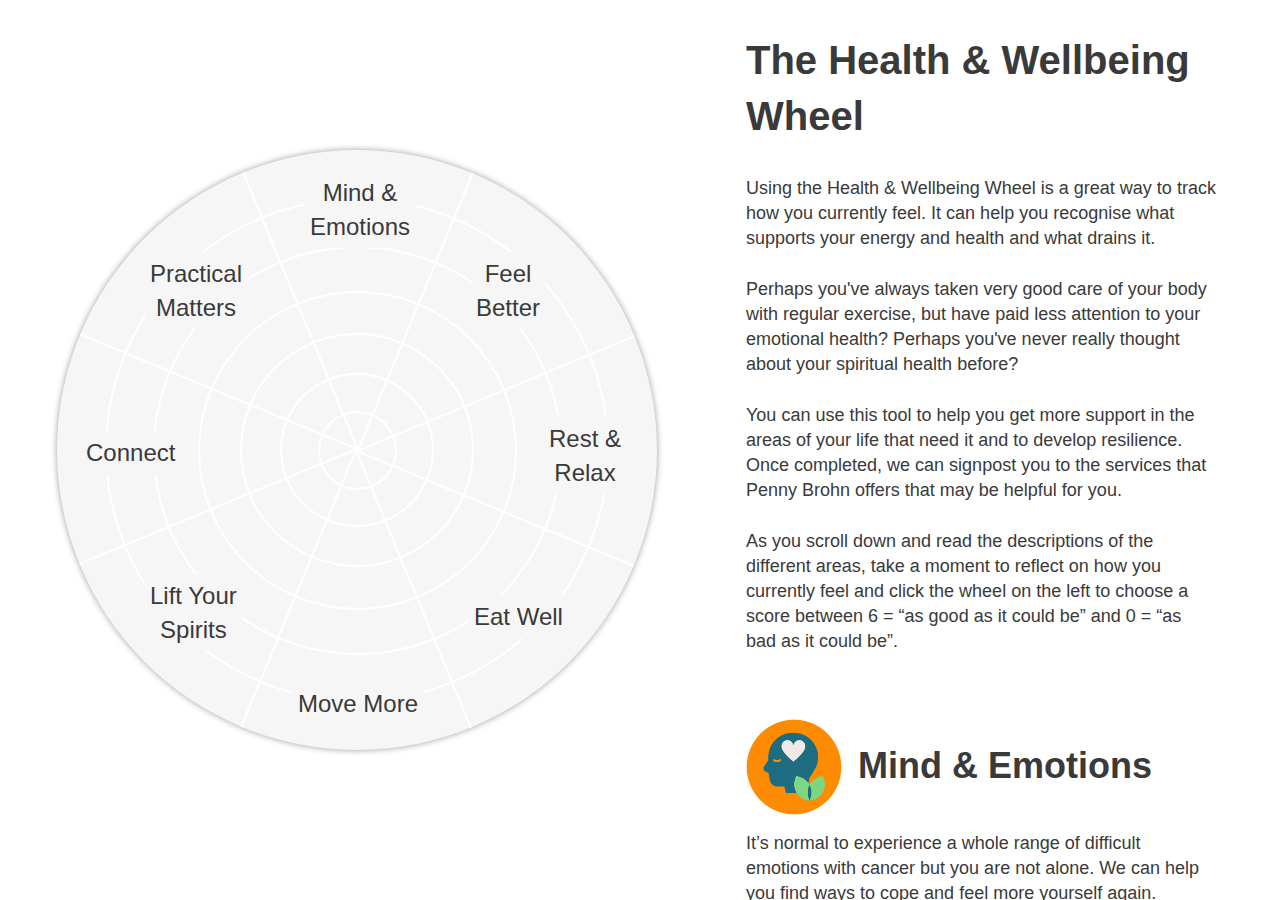
<file: index.html>
<!doctype html>
<html lang="en">
  <head>
    <meta charset="UTF-8" />
    <meta name="viewport" content="width=device-width, initial-scale=1.0" />
    <title>Wellness Wheel</title>
    <link rel="stylesheet" href="./styles/reset.css" />
    <link rel="stylesheet" href="./styles/styles.css" />
    <link rel="stylesheet" href="./styles/wheel.css" />
    <script defer src="./script.js"></script>
  </head>
  <body>
    <div class="circle-column">
      <div class="circle-container">
        <div class="overlay-names">
          <div class="name" id="name--rest-and-relax">Rest &<br />Relax</div>
          <div class="name" id="name--eat-well">Eat Well</div>
          <div class="name" id="name--move-more">Move More</div>
          <div class="name" id="name--lift-your-spirits">
            Lift Your<br />Spirits
          </div>
          <div class="name" id="name--connect">Connect</div>
          <div class="name" id="name--practical-matters">
            Practical<br />Matters
          </div>
          <div class="name" id="name--mind-and-emotions">
            Mind &<br />Emotions
          </div>
          <div class="name" id="name--feel-better">Feel<br />Better</div>
        </div>
        <div class="overlay-circle">
          <div class="overlay-segment"></div>
          <div class="overlay-segment"></div>
          <div class="overlay-segment"></div>
          <div class="overlay-segment"></div>
          <div class="overlay-segment"></div>
          <div class="overlay-segment"></div>
          <div class="overlay-segment"></div>
          <div class="overlay-segment"></div>
        </div>
        <div class="circle base"></div>
        <div title="6" class="circle six">
          <div class="segment rest-and-relax"></div>
          <div class="segment eat-well"></div>
          <div class="segment move-more"></div>
          <div class="segment lift-your-spirits"></div>
          <div class="segment connect"></div>
          <div class="segment practical-matters"></div>
          <div class="segment mind-and-emotions"></div>
          <div class="segment feel-better"></div>
        </div>
        <div title="5" class="circle five">
          <div class="segment rest-and-relax"></div>
          <div class="segment eat-well"></div>
          <div class="segment move-more"></div>
          <div class="segment lift-your-spirits"></div>
          <div class="segment connect"></div>
          <div class="segment practical-matters"></div>
          <div class="segment mind-and-emotions"></div>
          <div class="segment feel-better"></div>
        </div>
        <div title="4" class="circle four">
          <div class="segment rest-and-relax"></div>
          <div class="segment eat-well"></div>
          <div class="segment move-more"></div>
          <div class="segment lift-your-spirits"></div>
          <div class="segment connect"></div>
          <div class="segment practical-matters"></div>
          <div class="segment mind-and-emotions"></div>
          <div class="segment feel-better"></div>
        </div>
        <div title="3" class="circle three">
          <div class="segment rest-and-relax"></div>
          <div class="segment eat-well"></div>
          <div class="segment move-more"></div>
          <div class="segment lift-your-spirits"></div>
          <div class="segment connect"></div>
          <div class="segment practical-matters"></div>
          <div class="segment mind-and-emotions"></div>
          <div class="segment feel-better"></div>
        </div>
        <div title="2" class="circle two">
          <div class="segment rest-and-relax"></div>
          <div class="segment eat-well"></div>
          <div class="segment move-more"></div>
          <div class="segment lift-your-spirits"></div>
          <div class="segment connect"></div>
          <div class="segment practical-matters"></div>
          <div class="segment mind-and-emotions"></div>
          <div class="segment feel-better"></div>
        </div>
        <div title="1" class="circle one">
          <div class="segment rest-and-relax"></div>
          <div class="segment eat-well"></div>
          <div class="segment move-more"></div>
          <div class="segment lift-your-spirits"></div>
          <div class="segment connect"></div>
          <div class="segment practical-matters"></div>
          <div class="segment mind-and-emotions"></div>
          <div class="segment feel-better"></div>
        </div>
        <div title="0" class="circle zero">
          <div class="segment rest-and-relax"></div>
          <div class="segment eat-well"></div>
          <div class="segment move-more"></div>
          <div class="segment lift-your-spirits"></div>
          <div class="segment connect"></div>
          <div class="segment practical-matters"></div>
          <div class="segment mind-and-emotions"></div>
          <div class="segment feel-better"></div>
        </div>
      </div>
    </div>
    <div class="questions-column">
      <div class="wheel-section">
        <h1>The Health & Wellbeing Wheel</h1>
        <p>
          Using the Health & Wellbeing Wheel is a great way to track how you
          currently feel. It can help you recognise what supports your energy
          and health and what drains it.
          <br /><br />
          Perhaps you&apos;ve always taken very good care of your body with
          regular exercise, but have paid less attention to your emotional
          health? Perhaps you&apos;ve never really thought about your spiritual
          health before?
          <br /><br />
          You can use this tool to help you get more support in the areas of
          your life that need it and to develop resilience. Once completed, we
          can signpost you to the services that Penny Brohn offers that may be
          helpful for you.
          <br /><br />
          As you scroll down and read the descriptions of the different areas,
          take a moment to reflect on how you currently feel and click the wheel
          on the left to choose a score between 6 = “as good as it could be” and
          0 = “as bad as it could be”.
        </p>
      </div>

      <iframe name="hiddenConfirm" id="hiddenConfirm" class="hidden"></iframe>
      <form
        action="https://pennybrohn.us12.list-manage.com/subscribe/post?u=1f167dff0a8722214ceb3556f&amp;id=0fb0c54a76&amp;v_id=125&amp;f_id=00fac4e1f0"
        method="POST"
        target="hiddenConfirm"
        id="form"
      >
        <div class="wheel-section" id="wheel-section--mind-and-emotions">
          <div class="wheel-section--header">
            <img
              class="wheel-section--icon"
              src="./assets/images/mindAndEmotions.png"
              alt=""
            />
            <h2>Mind & Emotions</h2>
          </div>
          <p>
            It’s normal to experience a whole range of difficult emotions with
            cancer but you are not alone. We can help you find ways to cope and
            feel more yourself again. ​
          </p>
          <fieldset id="input--mind-and-emotions">
            <legend>
              Take a moment to reflect on how you currently feel in this area of
              your life and choose a score between 6 - 0
            </legend>
            <label>
              <input type="radio" name="MINDANDEMO" value="6" /> 6 - Actively
              engaging in coping mechanisms, seeking support from loved ones or
              professionals, and finding effective ways to manage difficult
              emotions.
            </label>
            <label>
              <input type="radio" name="MINDANDEMO" value="5" /> 5 -
              Successfully managing emotions most of the time, with occasional
              setbacks that are effectively addressed with support.
            </label>
            <label>
              <input type="radio" name="MINDANDEMO" value="4" /> 4 - Generally
              managing emotions well but experiencing occasional difficulty
              during particularly challenging times.
            </label>
            <label>
              <input type="radio" name="MINDANDEMO" value="3" /> 3 - Coping
              adequately with most emotions but occasionally feeling overwhelmed
              and seeking support when needed.
            </label>
            <label>
              <input type="radio" name="MINDANDEMO" value="2" /> 2 - Struggling
              with managing emotions but seeking occasional help or comfort from
              loved ones.
            </label>
            <label>
              <input type="radio" name="MINDANDEMO" value="1" /> 1 -
              Experiencing frequent bouts of difficult emotions but occasionally
              finding solace or support.
            </label>
            <label>
              <input type="radio" name="MINDANDEMO" value="0" /> 0 -
              Experiencing constant overwhelming emotions with no outlet for
              support, feeling completely isolated and unable to cope.
            </label>
          </fieldset>
        </div>
        <div class="wheel-section" id="wheel-section--feel-better">
          <div class="wheel-section--header">
            <img
              class="wheel-section--icon"
              src="./assets/images/feelBetter.png"
              alt=""
            />
            <h2>Feel Better</h2>
          </div>
          <p>
            The side effects of cancer and treatment can be hard to manage. Our
            expert team can provide the personalised support you need.​
          </p>
          <fieldset id="input--feel-better" aria-required="true">
            <legend>
              Take a moment to reflect on how you currently feel in this area of
              your life and choose a score between 6 - 0
            </legend>
            <label>
              <input type="radio" name="PHYSICALCO" value="6" /> 6 - Working
              closely with a supportive healthcare team to manage treatment side
              effects effectively, feeling empowered and seeing improvement in
              overall well-being.
            </label>
            <label>
              <input type="radio" name="PHYSICALCO" value="5" /> 5 - Effectively
              managing side effects, experiencing minimal discomfort or
              disruption to well-being.
            </label>
            <label>
              <input type="radio" name="PHYSICALCO" value="4" /> 4 -
              Successfully managing side effects with minimal disruption to
              daily life.
            </label>
            <label>
              <input type="radio" name="PHYSICALCO" value="3" /> 3 - Managing
              side effects reasonably well but seeking assistance for persistent
              or worsening symptoms.
            </label>
            <label>
              <input type="radio" name="PHYSICALCO" value="2" /> 2 - Struggling
              with side effects but finding some relief with occasional
              interventions or adjustments.
            </label>
            <label>
              <input type="radio" name="PHYSICALCO" value="1" /> 1 -
              Experiencing moderate side effects but occasionally finding relief
              through self-care measures.
            </label>
            <label>
              <input type="radio" name="PHYSICALCO" value="0" /> 0 - Struggling
              with severe side effects of cancer treatment with no guidance or
              support, feeling helpless and unable to alleviate symptoms.
            </label>
          </fieldset>
        </div>
        <div class="wheel-section" id="wheel-section--rest-and-relax">
          <div class="wheel-section--header">
            <img
              class="wheel-section--icon"
              src="./assets/images/restAndRelax.png"
              alt=""
            />
            <h2>Rest & Relax</h2>
          </div>
          <p>
            Restorative sleep and relaxation are so nourishing but can be hard
            to achieve. We can help you rest your body and mind.​
          </p>
          <fieldset id="input--rest-and-relax" aria-required="true">
            <legend>
              Take a moment to reflect on how you currently feel in this area of
              your life and choose a score between 6 - 0
            </legend>
            <label>
              <input type="radio" name="RESTANDREL" value="6" /> 6 -
              Establishing a consistent sleep routine, practicing relaxation
              techniques regularly, and feeling rejuvenated and well-rested.
            </label>
            <label>
              <input type="radio" name="RESTANDREL" value="5" /> 5 - Mastering
              techniques for rest and relaxation, experiencing consistently
              restorative sleep and relaxation.
            </label>
            <label>
              <input type="radio" name="RESTANDREL" value="4" /> 4 -
              Consistently achieving restful sleep and relaxation with minimal
              disruptions.
            </label>
            <label>
              <input type="radio" name="RESTANDREL" value="3" /> 3 - Generally
              able to achieve adequate rest and relaxation but experiencing
              occasional disruptions.
            </label>
            <label>
              <input type="radio" name="RESTANDREL" value="2" /> 2 - Struggling
              with sleep or relaxation at times but finding occasional moments
              of respite.
            </label>
            <label>
              <input type="radio" name="RESTANDREL" value="1" /> 1 -
              Experiencing occasional difficulties with sleep or relaxation but
              finding some relief through relaxation techniques.
            </label>
            <label>
              <input type="radio" name="RESTANDREL" value="0" /> 0 - Constantly
              experiencing sleep disturbances and heightened stress levels,
              unable to find moments of relaxation or rest.
            </label>
          </fieldset>
        </div>
        <div class="wheel-section" id="wheel-section--eat-well">
          <div class="wheel-section--header">
            <img
              class="wheel-section--icon"
              src="./assets/images/eatWell.png"
              alt=""
            />
            <h2>Eat Well</h2>
          </div>
          <p>
            Our positive approach and support can help you enjoy the foods and
            ways of eating that are supportive with cancer.​
          </p>
          <fieldset id="input--eat-well" aria-required="true">
            <legend>
              Take a moment to reflect on how you currently feel in this area of
              your life and choose a score between 6 - 0
            </legend>
            <label>
              <input type="radio" name="EATWELL" value="6" /> 6 - Following a
              personalized nutrition plan, enjoying a variety of nourishing
              foods, and maintaining a healthy appetite and weight despite
              cancer challenges.
            </label>
            <label>
              <input type="radio" name="EATWELL" value="5" /> 5 - Following a
              well-balanced diet with ease, enjoying a variety of nutritious
              foods regularly.
            </label>
            <label>
              <input type="radio" name="EATWELL" value="4" /> 4 - Successfully
              adapting to dietary changes with minimal difficulty.
            </label>
            <label>
              <input type="radio" name="EATWELL" value="3" /> 3 - Managing
              dietary challenges reasonably well but occasionally struggling
              with certain aspects of nutrition.
            </label>
            <label>
              <input type="radio" name="EATWELL" value="2" /> 2 - Struggling
              with appetite or dietary changes but finding some satisfaction in
              specific foods.
            </label>
            <label>
              <input type="radio" name="EATWELL" value="1" /> 1 - Experiencing
              some challenges with eating but occasionally finding enjoyment in
              certain foods.
            </label>
            <label>
              <input type="radio" name="EATWELL" value="0" /> 0 - Dealing with
              loss of appetite, aversion to food, and difficulties with eating
              due to cancer treatment, resulting in malnutrition and weight
              loss.
            </label>
          </fieldset>
        </div>
        <div class="wheel-section" id="wheel-section--move-more">
          <div class="wheel-section--header">
            <img
              class="wheel-section--icon"
              src="./assets/images/moveMore.png"
              alt=""
            />
            <h2>Move More</h2>
          </div>
          <p>
            Movement is medicine! Our exercise specialists can help you find
            ways to move your body that are safe and enjoyable whatever your
            situation. ​
          </p>
          <fieldset id="input--move-more" aria-required="true">
            <legend>
              Take a moment to reflect on how you currently feel in this area of
              your life and choose a score between 6 - 0
            </legend>
            <label>
              <input type="radio" name="MOVEMORE" value="6" /> 6 - Incorporating
              regular physical activity into daily life, finding enjoyable ways
              to stay active despite cancer, and experiencing improved physical
              strength and stamina.
            </label>
            <label>
              <input type="radio" name="MOVEMORE" value="5" /> 5 - Engaging in
              physical activity regularly with enthusiasm, experiencing improved
              fitness and well-being.
            </label>
            <label>
              <input type="radio" name="MOVEMORE" value="4" /> 4 - Successfully
              maintaining a regular exercise routine with minimal difficulty.
            </label>
            <label>
              <input type="radio" name="MOVEMORE" value="3" /> 3 - Managing to
              incorporate some physical activity into daily life but
              occasionally encountering challenges.
            </label>
            <label>
              <input type="radio" name="MOVEMORE" value="2" /> 2 - Struggling
              with physical activity but finding occasional motivation to engage
              in gentle movement.
            </label>
            <label>
              <input type="radio" name="MOVEMORE" value="1" /> 1 - Experiencing
              difficulties with physical activity but occasionally finding
              enjoyment in light exercises.
            </label>
            <label>
              <input type="radio" name="MOVEMORE" value="0" /> 0 - Being
              physically inactive due to cancer-related fatigue or physical
              limitations, feeling immobile and lacking motivation to engage in
              any form of exercise.
            </label>
          </fieldset>
        </div>
        <div class="wheel-section" id="wheel-section--lift-your-spirits">
          <div class="wheel-section--header">
            <img
              class="wheel-section--icon"
              src="./assets/images/liftYourSpirits.png"
              alt=""
            />
            <h2>Lift Your Spirits</h2>
          </div>
          <p>
            We can offer uplifting ideas to help lift your spirits and help you
            feel more like yourself, especially at difficult times. ​
          </p>
          <fieldset id="input--lift-your-spirits" aria-required="true">
            <legend>
              Take a moment to reflect on how you currently feel in this area of
              your life and choose a score between 6 - 0
            </legend>
            <label>
              <input type="radio" name="LIFTYOURSP" value="6" /> 6 - Actively
              seeking out activities or hobbies that bring happiness,
              surrounding oneself with supportive and uplifting people, and
              maintaining a positive outlook even during challenging times.
            </label>
            <label>
              <input type="radio" name="LIFTYOURSP" value="5" /> 5 - Maintaining
              a consistently positive outlook and finding happiness in various
              aspects of life.
            </label>
            <label>
              <input type="radio" name="LIFTYOURSP" value="4" /> 4 - Feeling
              optimistic and finding joy in daily life with occasional boosts
              from supportive interactions or activities.
            </label>
            <label>
              <input type="radio" name="LIFTYOURSP" value="3" /> 3 - Maintaining
              a generally positive outlook but occasionally needing support to
              lift spirits during difficult times.
            </label>
            <label>
              <input type="radio" name="LIFTYOURSP" value="2" /> 2 - Finding
              occasional sources of happiness but often feeling weighed down by
              negative emotions.
            </label>
            <label>
              <input type="radio" name="LIFTYOURSP" value="1" /> 1 -
              Occasionally feeling uplifted by small moments of joy but
              struggling to maintain a positive outlook.
            </label>
            <label>
              <input type="radio" name="LIFTYOURSP" value="0" /> 0 - Feeling
              constantly downhearted and devoid of hope, struggling to find joy
              or positivity in any aspect of life.
            </label>
          </fieldset>
        </div>
        <div class="wheel-section" id="wheel-section--connect">
          <div class="wheel-section--header">
            <img
              class="wheel-section--icon"
              src="./assets/images/connect.png"
              alt=""
            />
            <h2>Connect</h2>
          </div>
          <p>
            Connecting with others can make cancer a less lonely experience. We
            bring people together to share and support each other​.
          </p>
          <fieldset id="input--connect" aria-required="true">
            <legend>
              Take a moment to reflect on how you currently feel in this area of
              your life and choose a score between 6 - 0
            </legend>
            <label>
              <input type="radio" name="CONNECT" value="6" /> 6 - Actively
              participating in support groups, reaching out to friends and
              family for emotional support, and feeling a sense of belonging
              within a supportive community of fellow cancer survivors.
            </label>
            <label>
              <input type="radio" name="CONNECT" value="5" /> 5 - Actively
              participating in social activities and support groups, feeling a
              sense of belonging within a community.
            </label>
            <label>
              <input type="radio" name="CONNECT" value="4" /> 4 - Feeling
              connected to a supportive network of friends and family with
              occasional feelings of loneliness.
            </label>
            <label>
              <input type="radio" name="CONNECT" value="3" /> 3 - Maintaining
              connections with others but occasionally feeling isolated or
              unsupported.
            </label>
            <label>
              <input type="radio" name="CONNECT" value="2" /> 2 - Finding
              occasional comfort in social interactions but generally feeling
              disconnected from others.
            </label>
            <label>
              <input type="radio" name="CONNECT" value="1" /> 1 - Occasionally
              reaching out to others but feeling disconnected and isolated most
              of the time.
            </label>
            <label>
              <input type="radio" name="CONNECT" value="0" /> 0 - Isolating
              oneself from others, feeling disconnected and alone in dealing
              with cancer diagnosis and treatment.
            </label>
          </fieldset>
        </div>
        <div class="wheel-section" id="wheel-section--practical-matters">
          <div class="wheel-section--header">
            <img
              class="wheel-section--icon"
              src="./assets/images/practicalMatters.png"
              alt=""
            />
            <h2>Practical Matters</h2>
          </div>
          <p>
            Home, work and financial challenges can get in the way of looking
            after your wellbeing. We can help you find the practical support you
            need​.
          </p>
          <fieldset id="input--practical-matters" aria-required="true">
            <legend>
              Take a moment to reflect on how you currently feel in this area of
              your life and choose a score between 6 - 0
            </legend>
            <label>
              <input type="radio" name="PRACTICAL" value="6" /> 6 - Accessing
              practical support services, effectively managing work and home
              responsibilities, and feeling supported and empowered to navigate
              through practical challenges associated with cancer.
            </label>
            <label>
              <input type="radio" name="PRACTICAL" value="5" /> 5 - Successfully
              navigating practical challenges with ease and feeling confident in
              managing responsibilities.
            </label>
            <label>
              <input type="radio" name="PRACTICAL" value="4" /> 4 - Effectively
              managing practical matters with occasional assistance or
              resources.
            </label>
            <label>
              <input type="radio" name="PRACTICAL" value="3" /> 3 - Managing
              practical matters reasonably well but occasionally needing support
              to address specific challenges.
            </label>
            <label>
              <input type="radio" name="PRACTICAL" value="2" /> 2 - Finding
              occasional solutions to practical challenges but struggling to
              manage them consistently.
            </label>
            <label>
              <input type="radio" name="PRACTICAL" value="1" /> 1 - Occasionally
              feeling overwhelmed by practical challenges but unsure how to
              address them effectively.
            </label>
            <label>
              <input type="radio" name="PRACTICAL" value="0" /> 0 - Overwhelmed
              by financial burdens, struggling to balance work and home
              responsibilities with cancer treatment, and lacking resources or
              guidance to address practical challenges.
            </label>
          </fieldset>
        </div>
        <div id="email-container">
          <h3>
            By submitting your email, you consent to Penny Brohn UK contacting
            you via email regarding your results from the Health and Wellbeing
            Wheel.
          </h3>
          <p>
            We will send your results and personalised report within five
            working days.
          </p>

          <h3>Name <span class="required-asterisk">*</span></h3>
          <div class="input-container">
            <div class="input-field-container">
              <input
                type="text"
                id="first-name-field"
                name="FNAME"
                autocomplete="off"
                required
              />
              <label for="first-name-field">First</label>
            </div>
            <div class="input-field-container">
              <input
                type="text"
                id="last-name-field"
                name="LNAME"
                autocomplete="off"
                required
              />
              <label for="last-name-field">Last</label>
            </div>
          </div>
          <h3>Email <span class="required-asterisk">*</span></h3>
          <div class="input-container">
            <div class="input-field-container">
              <input
                type="email"
                id="email-field"
                name="EMAIL"
                autocomplete="off"
                required
              />
              <label for="email-field">Email</label>
            </div>
            <div class="input-field-container">
              <input
                type="email"
                id="confirm-email-field"
                name="confirm-email-field"
                autocomplete="off"
                required
              />
              <label for="confirm-email-field">Confirm Email</label>
            </div>
          </div>
        </div>
        <div class="checkbox-container">
          <input
            type="checkbox"
            id="email-consent-checkbox"
            name="gdpr[473]"
            value="Y"
          />
          <label for="email-consent-checkbox"
            >Tick here if you would like to receive emails from Penny Brohn UK
            providing updates on our service for those living with cancer and
            fundraising communications.<br /><br />You can read our privacy
            policy on our website:
            <a href="https://pennybrohn.org.uk/privacy-policy/"
              >Privacy Policy</a
            ></label
          >
        </div>
        <div id="submission-status"></div>
        <button type="submit">Submit</button>
      </form>
    </div>
  </body>
</html>
</file>
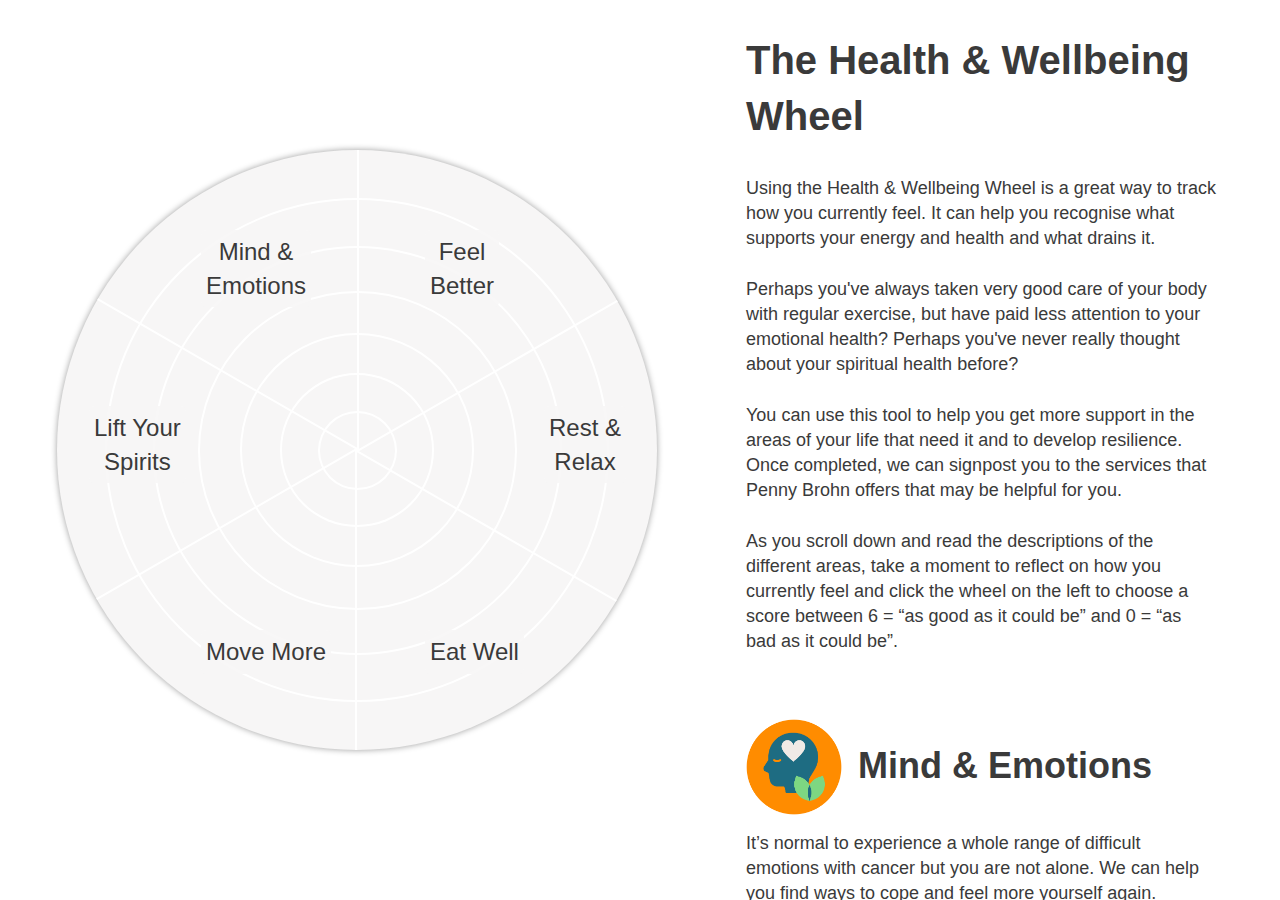
<file: 6pillars.html>
<!doctype html>
<html lang="en">
  <head>
    <meta charset="UTF-8" />
    <meta name="viewport" content="width=device-width, initial-scale=1.0" />
    <title>Wellness Wheel</title>
    <link rel="stylesheet" href="./styles/reset.css" />
    <link rel="stylesheet" href="./styles/styles.css" />
    <link rel="stylesheet" href="./styles/wheelSix.css" />
    <script defer src="./script.js"></script>
  </head>
  <body>
    <div class="circle-column">
      <div class="circle-container">
        <div class="overlay-names">
          <div class="name" id="name--rest-and-relax">Rest &<br />Relax</div>
          <div class="name" id="name--eat-well">Eat Well</div>
          <div class="name" id="name--move-more">Move More</div>
          <div class="name" id="name--lift-your-spirits">
            Lift Your<br />Spirits
          </div>
          <div class="name" id="name--mind-and-emotions">
            Mind &<br />Emotions
          </div>
          <div class="name" id="name--feel-better">Feel<br />Better</div>
        </div>
        <div class="overlay-circle">
          <div class="overlay-segment"></div>
          <div class="overlay-segment"></div>
          <div class="overlay-segment"></div>
          <div class="overlay-segment"></div>
          <div class="overlay-segment"></div>
          <div class="overlay-segment"></div>
        </div>
        <div class="circle base"></div>
        <div title="6" class="circle six">
          <div class="segment rest-and-relax"></div>
          <div class="segment eat-well"></div>
          <div class="segment move-more"></div>
          <div class="segment lift-your-spirits"></div>
          <div class="segment mind-and-emotions"></div>
          <div class="segment feel-better"></div>
        </div>
        <div title="5" class="circle five">
          <div class="segment rest-and-relax"></div>
          <div class="segment eat-well"></div>
          <div class="segment move-more"></div>
          <div class="segment lift-your-spirits"></div>
          <div class="segment mind-and-emotions"></div>
          <div class="segment feel-better"></div>
        </div>
        <div title="4" class="circle four">
          <div class="segment rest-and-relax"></div>
          <div class="segment eat-well"></div>
          <div class="segment move-more"></div>
          <div class="segment lift-your-spirits"></div>
          <div class="segment mind-and-emotions"></div>
          <div class="segment feel-better"></div>
        </div>
        <div title="3" class="circle three">
          <div class="segment rest-and-relax"></div>
          <div class="segment eat-well"></div>
          <div class="segment move-more"></div>
          <div class="segment lift-your-spirits"></div>
          <div class="segment mind-and-emotions"></div>
          <div class="segment feel-better"></div>
        </div>
        <div title="2" class="circle two">
          <div class="segment rest-and-relax"></div>
          <div class="segment eat-well"></div>
          <div class="segment move-more"></div>
          <div class="segment lift-your-spirits"></div>
          <div class="segment mind-and-emotions"></div>
          <div class="segment feel-better"></div>
        </div>
        <div title="1" class="circle one">
          <div class="segment rest-and-relax"></div>
          <div class="segment eat-well"></div>
          <div class="segment move-more"></div>
          <div class="segment lift-your-spirits"></div>
          <div class="segment mind-and-emotions"></div>
          <div class="segment feel-better"></div>
        </div>
        <div title="0" class="circle zero">
          <div class="segment rest-and-relax"></div>
          <div class="segment eat-well"></div>
          <div class="segment move-more"></div>
          <div class="segment lift-your-spirits"></div>
          <div class="segment mind-and-emotions"></div>
          <div class="segment feel-better"></div>
        </div>
      </div>
    </div>
    <div class="questions-column">
      <div class="wheel-section">
        <h1>The Health & Wellbeing Wheel</h1>
        <p>
          Using the Health & Wellbeing Wheel is a great way to track how you
          currently feel. It can help you recognise what supports your energy
          and health and what drains it.
          <br /><br />
          Perhaps you&apos;ve always taken very good care of your body with
          regular exercise, but have paid less attention to your emotional
          health? Perhaps you&apos;ve never really thought about your spiritual
          health before?
          <br /><br />
          You can use this tool to help you get more support in the areas of
          your life that need it and to develop resilience. Once completed, we
          can signpost you to the services that Penny Brohn offers that may be
          helpful for you.
          <br /><br />
          As you scroll down and read the descriptions of the different areas,
          take a moment to reflect on how you currently feel and click the wheel
          on the left to choose a score between 6 = “as good as it could be” and
          0 = “as bad as it could be”.
        </p>
      </div>

      <iframe name="hiddenConfirm" id="hiddenConfirm" class="hidden"></iframe>
      <form
        action="https://docs.google.com/forms/u/0/d/e/1FAIpQLSe3Rizsr2ZITQ6Y7DWpxN2iMArqTuRjVGrIwG1YxjnGjiNYig/formResponse"
        method="POST"
        target="hiddenConfirm"
        id="form"
      >
        <div class="wheel-section" id="wheel-section--mind-and-emotions">
          <div class="wheel-section--header">
            <img
              class="wheel-section--icon"
              src="./assets/images/mindAndEmotions.png"
              alt=""
            />
            <h2>Mind & Emotions</h2>
          </div>
          <p>
            It’s normal to experience a whole range of difficult emotions with
            cancer but you are not alone. We can help you find ways to cope and
            feel more yourself again. ​
          </p>
          <fieldset id="input--mind-and-emotions">
            <legend>
              Take a moment to reflect on how you currently feel in this area of
              your life and choose a score between 6 - 0
            </legend>
            <label>
              <input type="radio" name="entry.534978091" value="6" /> 6 -
              Actively engaging in coping mechanisms, seeking support from loved
              ones or professionals, and finding effective ways to manage
              difficult emotions.
            </label>
            <label>
              <input type="radio" name="entry.534978091" value="5" /> 5 -
              Successfully managing emotions most of the time, with occasional
              setbacks that are effectively addressed with support.
            </label>
            <label>
              <input type="radio" name="entry.534978091" value="4" /> 4 -
              Generally managing emotions well but experiencing occasional
              difficulty during particularly challenging times.
            </label>
            <label>
              <input type="radio" name="entry.534978091" value="3" /> 3 - Coping
              adequately with most emotions but occasionally feeling overwhelmed
              and seeking support when needed.
            </label>
            <label>
              <input type="radio" name="entry.534978091" value="2" /> 2 -
              Struggling with managing emotions but seeking occasional help or
              comfort from loved ones.
            </label>
            <label>
              <input type="radio" name="entry.534978091" value="1" /> 1 -
              Experiencing frequent bouts of difficult emotions but occasionally
              finding solace or support.
            </label>
            <label>
              <input type="radio" name="entry.534978091" value="0" /> 0 -
              Experiencing constant overwhelming emotions with no outlet for
              support, feeling completely isolated and unable to cope.
            </label>
          </fieldset>
        </div>
        <div class="wheel-section" id="wheel-section--feel-better">
          <div class="wheel-section--header">
            <img
              class="wheel-section--icon"
              src="./assets/images/feelBetter.png"
              alt=""
            />
            <h2>Feel Better</h2>
          </div>
          <p>
            The side effects of cancer and treatment can be hard to manage. Our
            expert team can provide the personalised support you need.​
          </p>
          <fieldset id="input--feel-better" aria-required="true">
            <legend>
              Take a moment to reflect on how you currently feel in this area of
              your life and choose a score between 6 - 0
            </legend>
            <label>
              <input type="radio" name="entry.953612180" value="6" /> 6
            </label>
            <label>
              <input type="radio" name="entry.953612180" value="5" /> 5
            </label>
            <label>
              <input type="radio" name="entry.953612180" value="4" /> 4
            </label>
            <label>
              <input type="radio" name="entry.953612180" value="3" /> 3
            </label>
            <label>
              <input type="radio" name="entry.953612180" value="2" /> 2
            </label>
            <label>
              <input type="radio" name="entry.953612180" value="1" /> 1
            </label>
            <label>
              <input type="radio" name="entry.953612180" value="0" /> 0
            </label>
          </fieldset>
        </div>
        <div class="wheel-section" id="wheel-section--rest-and-relax">
          <div class="wheel-section--header">
            <img
              class="wheel-section--icon"
              src="./assets/images/restAndRelax.png"
              alt=""
            />
            <h2>Rest & Relax</h2>
          </div>
          <p>
            Restorative sleep and relaxation are so nourishing but can be hard
            to achieve. We can help you rest your body and mind.​
          </p>
          <fieldset id="input--rest-and-relax" aria-required="true">
            <legend>
              Take a moment to reflect on how you currently feel in this area of
              your life and choose a score between 6 - 0
            </legend>
            <label>
              <input type="radio" name="entry.266663822" value="6" /> 6
            </label>
            <label>
              <input type="radio" name="entry.266663822" value="5" /> 5
            </label>
            <label>
              <input type="radio" name="entry.266663822" value="4" /> 4
            </label>
            <label>
              <input type="radio" name="entry.266663822" value="3" /> 3
            </label>
            <label>
              <input type="radio" name="entry.266663822" value="2" /> 2
            </label>
            <label>
              <input type="radio" name="entry.266663822" value="1" /> 1
            </label>
            <label>
              <input type="radio" name="entry.266663822" value="0" /> 0
            </label>
          </fieldset>
        </div>
        <div class="wheel-section" id="wheel-section--eat-well">
          <div class="wheel-section--header">
            <img
              class="wheel-section--icon"
              src="./assets/images/eatWell.png"
              alt=""
            />
            <h2>Eat Well</h2>
          </div>
          <p>
            Our positive approach and support can help you enjoy the foods and
            ways of eating that are supportive with cancer.​
          </p>
          <fieldset id="input--eat-well" aria-required="true">
            <legend>
              Take a moment to reflect on how you currently feel in this area of
              your life and choose a score between 6 - 0
            </legend>
            <label>
              <input type="radio" name="entry.2107423106" value="6" /> 6
            </label>
            <label>
              <input type="radio" name="entry.2107423106" value="5" /> 5
            </label>
            <label>
              <input type="radio" name="entry.2107423106" value="4" /> 4
            </label>
            <label>
              <input type="radio" name="entry.2107423106" value="3" /> 3
            </label>
            <label>
              <input type="radio" name="entry.2107423106" value="2" /> 2
            </label>
            <label>
              <input type="radio" name="entry.2107423106" value="1" /> 1
            </label>
            <label>
              <input type="radio" name="entry.2107423106" value="0" /> 0
            </label>
          </fieldset>
        </div>
        <div class="wheel-section" id="wheel-section--move-more">
          <div class="wheel-section--header">
            <img
              class="wheel-section--icon"
              src="./assets/images/moveMore.png"
              alt=""
            />
            <h2>Move More</h2>
          </div>
          <p>
            Movement is medicine! Our exercise specialists can help you find
            ways to move your body that are safe and enjoyable whatever your
            situation. ​
          </p>
          <fieldset id="input--move-more" aria-required="true">
            <legend>
              Take a moment to reflect on how you currently feel in this area of
              your life and choose a score between 6 - 0
            </legend>
            <label>
              <input type="radio" name="entry.1267682022" value="6" /> 6
            </label>
            <label>
              <input type="radio" name="entry.1267682022" value="5" /> 5
            </label>
            <label>
              <input type="radio" name="entry.1267682022" value="4" /> 4
            </label>
            <label>
              <input type="radio" name="entry.1267682022" value="3" /> 3
            </label>
            <label>
              <input type="radio" name="entry.1267682022" value="2" /> 2
            </label>
            <label>
              <input type="radio" name="entry.1267682022" value="1" /> 1
            </label>
            <label>
              <input type="radio" name="entry.1267682022" value="0" /> 0
            </label>
          </fieldset>
        </div>
        <div class="wheel-section" id="wheel-section--lift-your-spirits">
          <div class="wheel-section--header">
            <img
              class="wheel-section--icon"
              src="./assets/images/liftYourSpirits.png"
              alt=""
            />
            <h2>Lift Your Spirits</h2>
          </div>
          <p>
            We can offer uplifting ideas to help lift your spirits and help you
            feel more like yourself, especially at difficult times. ​
          </p>
          <fieldset id="input--lift-your-spirits" aria-required="true">
            <legend>
              Take a moment to reflect on how you currently feel in this area of
              your life and choose a score between 6 - 0
            </legend>
            <label>
              <input type="radio" name="entry.956040732" value="6" /> 6
            </label>
            <label>
              <input type="radio" name="entry.956040732" value="5" /> 5
            </label>
            <label>
              <input type="radio" name="entry.956040732" value="4" /> 4
            </label>
            <label>
              <input type="radio" name="entry.956040732" value="3" /> 3
            </label>
            <label>
              <input type="radio" name="entry.956040732" value="2" /> 2
            </label>
            <label>
              <input type="radio" name="entry.956040732" value="1" /> 1
            </label>
            <label>
              <input type="radio" name="entry.956040732" value="0" /> 0
            </label>
          </fieldset>
        </div>
        <div class="wheel-section" id="wheel-section--connect">
          <div class="wheel-section--header">
            <img
              class="wheel-section--icon"
              src="./assets/images/connect.png"
              alt=""
            />
            <h2>Connect</h2>
          </div>
          <p>
            Connecting with others can make cancer a less lonely experience. We
            bring people together to share and support each other​.
          </p>
          <fieldset id="input--connect" aria-required="true">
            <legend>
              Take a moment to reflect on how you currently feel in this area of
              your life and choose a score between 6 - 0
            </legend>
            <label>
              <input type="radio" name="entry.377755946" value="6" /> 6
            </label>
            <label>
              <input type="radio" name="entry.377755946" value="5" /> 5
            </label>
            <label>
              <input type="radio" name="entry.377755946" value="4" /> 4
            </label>
            <label>
              <input type="radio" name="entry.377755946" value="3" /> 3
            </label>
            <label>
              <input type="radio" name="entry.377755946" value="2" /> 2
            </label>
            <label>
              <input type="radio" name="entry.377755946" value="1" /> 1
            </label>
            <label>
              <input type="radio" name="entry.377755946" value="0" /> 0
            </label>
          </fieldset>
        </div>
        <div class="wheel-section" id="wheel-section--practical-matters">
          <div class="wheel-section--header">
            <img
              class="wheel-section--icon"
              src="./assets/images/practicalMatters.png"
              alt=""
            />
            <h2>Practical Matters</h2>
          </div>
          <p>
            Home, work and financial challenges can get in the way of looking
            after your wellbeing. We can help you find the practical support you
            need​.
          </p>
          <fieldset id="input--practical-matters" aria-required="true">
            <legend>
              Take a moment to reflect on how you currently feel in this area of
              your life and choose a score between 6 - 0
            </legend>
            <label>
              <input type="radio" name="entry.947782152" value="6" /> 6
            </label>
            <label>
              <input type="radio" name="entry.947782152" value="5" /> 5
            </label>
            <label>
              <input type="radio" name="entry.947782152" value="4" /> 4
            </label>
            <label>
              <input type="radio" name="entry.947782152" value="3" /> 3
            </label>
            <label>
              <input type="radio" name="entry.947782152" value="2" /> 2
            </label>
            <label>
              <input type="radio" name="entry.947782152" value="1" /> 1
            </label>
            <label>
              <input type="radio" name="entry.947782152" value="0" /> 0
            </label>
          </fieldset>
        </div>
        <p>
          Lorem ipsum dolor sit amet, consectetur adipiscing elit, sed do
          eiusmod tempor incididunt ut labore et dolore magna aliqua. Ut enim ad
          minim veniam, quis nostrud exercitation ullamco laboris nisi ut
          aliquip ex ea commodo consequat.
        </p>
        <div id="email-container">
          <label for="email">Email address:</label>
          <input
            type="email"
            name="entry.641007839"
            autocomplete="off"
            required
          />
        </div>
        <div id="submission-status"></div>
        <button type="submit">Submit</button>
      </form>
    </div>
  </body>
</html>
</file>
<file: styles/styles.css>
* {
  color: #3a3a3a;
  font-family: "Trebuchet MS", "Lucida Sans Unicode", "Lucida Grande",
    "Lucida Sans", Arial, sans-serif;
  font-size: 16px;
  line-height: 1.4;
}

body {
  display: flex;
  height: 100vh;
  max-width: 1600px;
  margin: auto;
}

.questions-column {
  color: black;
  width: 100%;
  overflow-y: scroll;
  padding: 2rem 4rem 0;
}

iframe {
  display: none;
}

h1 {
  font-size: 40px;
  margin-bottom: 2rem;
}

h2 {
  font-size: 36px;
  margin-left: 1rem;
}

h3 {
  font-size: 18px;
}

p {
  font-size: 18px;
  margin: 1rem 0;
}

.required-asterisk {
  color: red;
}

label,
legend {
  font-size: 16px;
  margin-top: 0.5rem;
}

.wheel-section {
  margin-bottom: 4rem;
}

.wheel-section--header {
  display: flex;
  align-items: center;
}

.wheel-section--icon {
  width: 96px;
  height: 96px;
}

input {
  margin-top: 1rem;
}

fieldset {
  border: none;
  display: flex;
  flex-direction: column;
}

#email-container {
  display: flex;
  flex-direction: column;
}

.input-container {
  margin-bottom: 2rem;
  display: flex;
  flex-wrap: wrap;
}

.input-container input {
  max-width: 300px;
  margin-right: 2rem;
}

.input-container label {
  margin-top: 0;
  color: #878787;
}

.input-field-container {
  display: flex;
  flex-direction: column;
}

input[type="email"].error,
input[type="email"].error:focus {
  border: 2px solid red;
  outline: 0;
}

button {
  margin: 1rem 0;
  font-size: 20px;
  padding: 5px;
}

#submission-status {
  margin-top: 1rem;
}
</file>
<file: styles/wheel.css>
/* Rest & Relax/Connect Purple (#CAC7F2)*/
.segment.rest-and-relax:hover,
.segment.rest-and-relax.selected {
  background-color: #cac7f2;
}

/* Eat Well/Practical Matters Blue (#64DCD2)*/
.segment.eat-well:hover,
.segment.eat-well.selected {
  background-color: #64dcd2;
}

/* Move More Blue (#D2F0F0)*/
.segment.move-more:hover,
.segment.move-more.selected {
  background-color: #d2f0f0;
}

/* Lift Your Spirits Yellow (#FFDC50)*/
.segment.lift-your-spirits:hover,
.segment.lift-your-spirits.selected {
  background-color: #ffdc50;
}

/* Connect Blue (#8EA0C8)*/
.segment.connect:hover,
.segment.connect.selected {
  background-color: #8ea0c8;
}

/* Practical Matters Green (#D7FAAF)*/
.segment.practical-matters:hover,
.segment.practical-matters.selected {
  background-color: #d7faaf;
}

/* Mind Matters Orange (#FF8B00)*/
.segment.mind-and-emotions:hover,
.segment.mind-and-emotions.selected {
  background-color: #ff8b00;
}

/* Feel Better Pink (#FFE1DF)*/
.segment.feel-better:hover,
.segment.feel-better.selected {
  background-color: #ffe1df;
}

.segment {
  cursor: pointer;
  position: absolute;
  width: 100%;
  height: 100%;
  clip-path: polygon(50% 50%, 100% 0, 100% 50%);
  transform-origin: 50% 50%;
}

.overlay-segment:nth-child(1),
.segment.rest-and-relax {
  transform: rotate(22.5deg);
}

.overlay-segment:nth-child(2),
.segment.eat-well {
  transform: rotate(67.5deg);
}

.overlay-segment:nth-child(3),
.segment.move-more {
  transform: rotate(112.5deg);
}

.overlay-segment:nth-child(4),
.segment.lift-your-spirits {
  transform: rotate(157.5deg);
}

.overlay-segment:nth-child(5),
.segment.connect {
  transform: rotate(202.5deg);
}

.overlay-segment:nth-child(6),
.segment.practical-matters {
  transform: rotate(247.5deg);
}

.overlay-segment:nth-child(7),
.segment.mind-and-emotions {
  transform: rotate(292.5deg);
}

.overlay-segment:nth-child(8),
.segment.feel-better {
  transform: rotate(337.5deg);
}

.circle-column {
  position: sticky;
  top: 0;
  display: flex;
  align-items: center;
  margin-left: 2rem;
}

.overlay-segment {
  position: absolute;
  width: 50%;
  height: 0.125rem;
  background-color: white;
  top: 50%;
  left: 50%;
  transform-origin: 0 0;
}

.circle-container {
  display: flex;
  justify-content: center;
  align-items: center;
  min-width: 40.625rem;
  height: 40.625rem;
}

.circle {
  cursor: pointer;
  position: absolute;
  border-radius: 50%;
  overflow: hidden;
  box-shadow: 0 0 0 0.125rem white;
}

.circle.base {
  width: 37.5rem;
  height: 37.5rem;
  background-color: #f7f6f6;
}

.circle.six {
  position: relative;
  width: 37.5rem;
  height: 37.5rem;
  box-shadow: 0 0 0.375rem #9d9d9d;
}

.circle.five {
  width: 31.25rem;
  height: 31.25rem;
}

.circle.four {
  width: 25.3125rem;
  height: 25.3125rem;
}

.circle.three {
  width: 19.6875rem;
  height: 19.6875rem;
}

.circle.two {
  width: 14.375rem;
  height: 14.375rem;
}

.circle.one {
  width: 9.375rem;
  height: 9.375rem;
}

.circle.zero {
  width: 4.6875rem;
  height: 4.6875rem;
}

.overlay-circle,
.overlay-names {
  z-index: 100;
  position: absolute;
  width: 37.5rem;
  height: 37.5rem;
  pointer-events: none;
}

.name {
  z-index: 102;
  position: absolute;
  font-size: 1.5rem;
  text-align: center;
  padding: 0.3125rem;
  border-radius: 0.3125rem;
  width: fit-content;
  background-color: rgba(247, 246, 246, 0.89);
}

#name--rest-and-relax {
  margin: 16.6875rem auto auto 30.4375rem;
}

#name--eat-well {
  margin: 27.8125rem auto auto 25.75rem;
}

#name--move-more {
  margin: 33.25rem auto auto 14.75rem;
}

#name--lift-your-spirits {
  margin: 26.5rem auto auto 5.5rem;
}

#name--connect {
  margin: 17.5625rem auto auto 1.5rem;
}

#name--practical-matters {
  margin: 6.375rem auto auto 5.5rem;
}

#name--mind-and-emotions {
  margin: 1.3125rem auto auto 15.5rem;
}

#name--feel-better {
  margin: 6.375rem auto auto 25.875rem;
}

@media screen and (min-width: 1445px) {
  :root {
    font-size: calc(1.15 * 16px);
  }
}

@media screen and (max-width: 1250px) {
  :root {
    font-size: calc(0.9 * 16px);
  }
}

@media screen and (max-width: 1100px) {
  :root {
    font-size: calc(0.85 * 16px);
  }
}

@media screen and (max-width: 1000px) {
  :root {
    font-size: calc(0.8 * 16px);
  }
}

@media screen and (max-width: 950px) {
  :root {
    font-size: calc(0.75 * 16px);
  }
}

@media screen and (max-width: 900px) {
  :root {
    font-size: calc(0.7 * 16px);
  }
}

@media screen and (max-width: 850px) {
  :root {
    font-size: calc(0.65 * 16px);
  }
}

@media screen and (max-width: 800px) {
  :root {
    font-size: calc(0.6 * 16px);
  }
}

@media screen and (max-width: 750px) {
  :root {
    font-size: calc(0.55 * 16px);
  }
}

@media screen and (max-width: 700px) {
  :root {
    font-size: calc(0.5 * 16px);
  }
}

@media screen and (max-width: 600px) {
  .circle-column {
    display: none;
  }
}
</file>
<file: styles/wheelSix.css>
/* Rest & Relax/Connect Purple (#CAC7F2)*/
.segment.rest-and-relax:hover,
.segment.rest-and-relax.selected {
  background-color: #cac7f2;
}

/* Eat Well/Practical Matters Blue (#64DCD2)*/
.segment.eat-well:hover,
.segment.eat-well.selected {
  background-color: #64dcd2;
}

/* Move More Blue (#D2F0F0)*/
.segment.move-more:hover,
.segment.move-more.selected {
  background-color: #d2f0f0;
}

/* Lift Your Spirits Yellow (#FFDC50)*/
.segment.lift-your-spirits:hover,
.segment.lift-your-spirits.selected {
  background-color: #ffdc50;
}

/* Connect Blue (#8EA0C8)*/
.segment.connect:hover,
.segment.connect.selected {
  background-color: #8ea0c8;
}

/* Practical Matters Green (#D7FAAF)*/
.segment.practical-matters:hover,
.segment.practical-matters.selected {
  background-color: #d7faaf;
}

/* Mind Matters Orange (#FF8B00)*/
.segment.mind-and-emotions:hover,
.segment.mind-and-emotions.selected {
  background-color: #ff8b00;
}

/* Feel Better Pink (#FFE1DF)*/
.segment.feel-better:hover,
.segment.feel-better.selected {
  background-color: #ffe1df;
}

.segment {
  cursor: pointer;
  position: absolute;
  width: 100%;
  height: 100%;
  clip-path: polygon(50% 50%, 100% -35%, 100% 50%);
  transform-origin: 50% 50%;
}

.overlay-segment:nth-child(1),
.segment.rest-and-relax {
  transform: rotate(30deg);
}

.overlay-segment:nth-child(2),
.segment.eat-well {
  transform: rotate(90deg);
}

.overlay-segment:nth-child(3),
.segment.move-more {
  transform: rotate(150deg);
}

.overlay-segment:nth-child(4),
.segment.lift-your-spirits {
  transform: rotate(210deg);
}

.overlay-segment:nth-child(5),
.segment.mind-and-emotions {
  transform: rotate(270deg);
}

.overlay-segment:nth-child(6),
.segment.feel-better {
  transform: rotate(330deg);
}

.circle-column {
  position: sticky;
  top: 0;
  display: flex;
  align-items: center;
  margin-left: 2rem;
}

.overlay-segment {
  position: absolute;
  width: 50%;
  height: 0.125rem;
  background-color: white;
  top: 50%;
  left: 50%;
  transform-origin: 0 0;
}

.circle-container {
  display: flex;
  justify-content: center;
  align-items: center;
  min-width: 40.625rem;
  height: 40.625rem;
}

.circle {
  cursor: pointer;
  position: absolute;
  border-radius: 50%;
  overflow: hidden;
  box-shadow: 0 0 0 0.125rem white;
}

.circle.base {
  width: 37.5rem;
  height: 37.5rem;
  background-color: #f7f6f6;
}

.circle.six {
  position: relative;
  width: 37.5rem;
  height: 37.5rem;
  box-shadow: 0 0 0.375rem #9d9d9d;
}

.circle.five {
  width: 31.25rem;
  height: 31.25rem;
}

.circle.four {
  width: 25.3125rem;
  height: 25.3125rem;
}

.circle.three {
  width: 19.6875rem;
  height: 19.6875rem;
}

.circle.two {
  width: 14.375rem;
  height: 14.375rem;
}

.circle.one {
  width: 9.375rem;
  height: 9.375rem;
}

.circle.zero {
  width: 4.6875rem;
  height: 4.6875rem;
}

.overlay-circle,
.overlay-names {
  z-index: 100;
  position: absolute;
  width: 37.5rem;
  height: 37.5rem;
  pointer-events: none;
}

.name {
  z-index: 102;
  position: absolute;
  font-size: 1.5rem;
  text-align: center;
  padding: 0.3125rem;
  border-radius: 0.3125rem;
  width: fit-content;
  background-color: rgba(247, 246, 246, 0.89);
}

#name--rest-and-relax {
  margin: 16rem auto auto 30.4375rem;
}

#name--eat-well {
  margin: 30rem auto auto 23rem;
}

#name--move-more {
  margin: 30rem auto auto 9rem;
}

#name--lift-your-spirits {
  margin: 16rem auto auto 2rem;
}

#name--mind-and-emotions {
  margin: 5rem auto auto 9rem;
}

#name--feel-better {
  margin: 5rem auto auto 23rem;
}

@media screen and (min-width: 1445px) {
  :root {
    font-size: calc(1.15 * 16px);
  }
}

@media screen and (max-width: 1250px) {
  :root {
    font-size: calc(0.9 * 16px);
  }
}

@media screen and (max-width: 1100px) {
  :root {
    font-size: calc(0.85 * 16px);
  }
}

@media screen and (max-width: 1000px) {
  :root {
    font-size: calc(0.8 * 16px);
  }
}

@media screen and (max-width: 950px) {
  :root {
    font-size: calc(0.75 * 16px);
  }
}

@media screen and (max-width: 900px) {
  :root {
    font-size: calc(0.7 * 16px);
  }
}

@media screen and (max-width: 850px) {
  :root {
    font-size: calc(0.65 * 16px);
  }
}

@media screen and (max-width: 800px) {
  :root {
    font-size: calc(0.6 * 16px);
  }
}

@media screen and (max-width: 750px) {
  :root {
    font-size: calc(0.55 * 16px);
  }
}

@media screen and (max-width: 700px) {
  :root {
    font-size: calc(0.5 * 16px);
  }
}

@media screen and (max-width: 600px) {
  .circle-column {
    display: none;
  }
}
</file>
